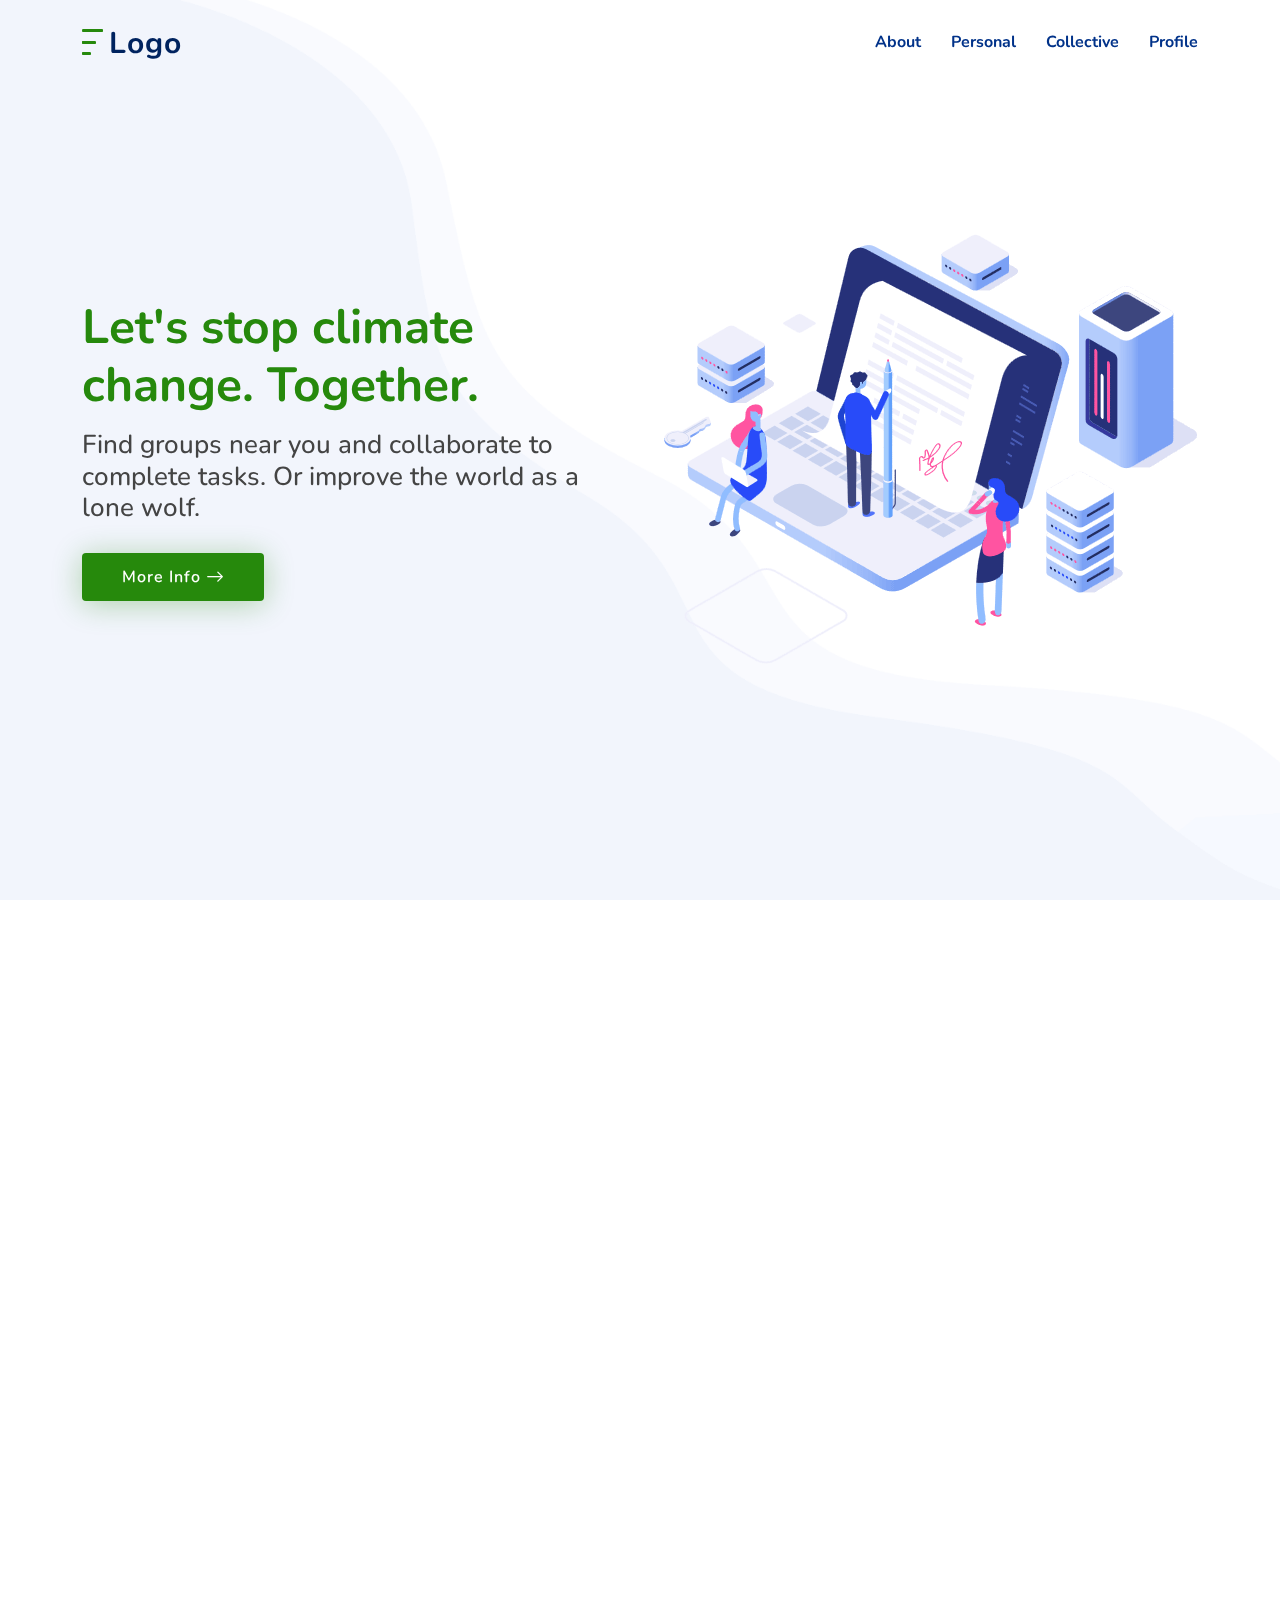
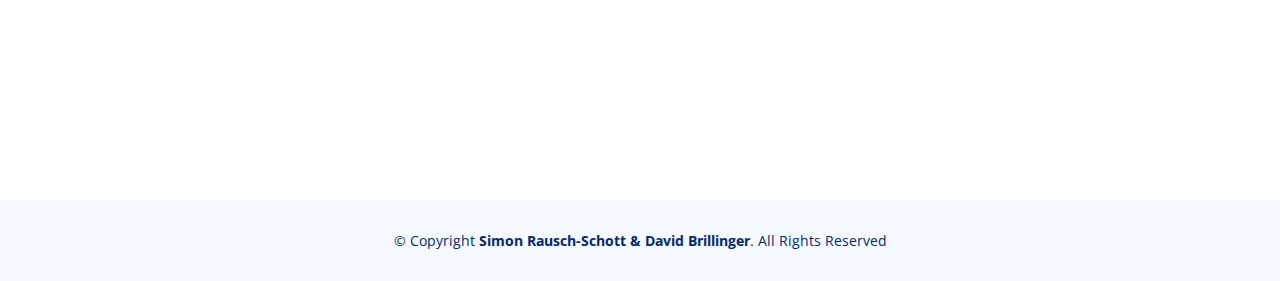
<file: index.html>
<!DOCTYPE html>
<html lang="en">

<head>
  <meta charset="utf-8">
  <meta content="width=device-width, initial-scale=1.0" name="viewport">

  <title>Home - Logo</title>
  <meta content="aaaaAAAAAHHHHH!" name="description">

  <meta content="" name="keywords">

  <!-- Favicons -->
  <link href="assets/img/favicon.png" rel="icon">
  <link href="assets/img/apple-touch-icon.png" rel="apple-touch-icon">

  <!-- Google Fonts -->
  <link href="https://fonts.googleapis.com/css?family=Open+Sans:300,300i,400,400i,600,600i,700,700i|Nunito:300,300i,400,400i,600,600i,700,700i|Poppins:300,300i,400,400i,500,500i,600,600i,700,700i" rel="stylesheet">

  <!-- Vendor CSS Files -->
  <link href="assets/vendor/bootstrap/css/bootstrap.min.css" rel="stylesheet">
  <link href="assets/vendor/bootstrap-icons/bootstrap-icons.css" rel="stylesheet">
  <link href="assets/vendor/aos/aos.css" rel="stylesheet">
  <link href="assets/vendor/remixicon/remixicon.css" rel="stylesheet">
  <link href="assets/vendor/swiper/swiper-bundle.min.css" rel="stylesheet">
  <link href="assets/vendor/glightbox/css/glightbox.min.css" rel="stylesheet">

  <!-- Template Main CSS File -->
  <link href="assets/css/style.css" rel="stylesheet">

</head>

<body>
  <!-- ======= Header ======= -->
  <header id="header" class="header fixed-top">
    <div class="container-fluid container-xl d-flex align-items-center justify-content-between">

      <a href="index.html" class="logo d-flex align-items-center">
        <img src="assets/img/logo_green.png" alt="">
        <span>Logo</span>
      </a>

      <nav id="navbar" class="navbar">
        <ul>
          <li><a class="nav-link scrollto" href="#about">About</a></li>
          <li><a class="nav-link scrollto" href="personal.html">Personal</a></li>
          <li><a class="nav-link scrollto" href="collective.html">Collective</a></li>
          <li><a class="nav-link scrollto" href="profile.html">Profile</a></li>
        </ul>
        <i class="bi bi-list mobile-nav-toggle"></i>
      </nav><!-- .navbar -->

    </div>
  </header><!-- End Header -->

  <!-- ======= Hero Section ======= -->
  <section id="hero" class="hero d-flex align-items-center">

    <div class="container">
      <div class="row">
        <div class="col-lg-6 d-flex flex-column justify-content-center">
          <h1 data-aos="fade-up">Let's stop climate change. Together.</h1>
          <h2 data-aos="fade-up" data-aos-delay="400">Find groups near you and collaborate to complete tasks. Or improve the world as a lone wolf.</h2>
          <div data-aos="fade-up" data-aos-delay="600">
            <div class="text-center text-lg-start">
              <a href="#about" class="btn-get-started scrollto d-inline-flex align-items-center justify-content-center align-self-center">
                <span>More Info</span>
                <i class="bi bi-arrow-right"></i>
              </a>
            </div>
          </div>
        </div>
        <div class="col-lg-6 hero-img" data-aos="zoom-out" data-aos-delay="200">
          <img src="assets/img/hero-img.png" class="img-fluid" alt="">
        </div>
      </div>
    </div>

  </section><!-- End Hero -->

  <main id="main">
    <!-- ======= About Section ======= -->
    <section id="about" class="about">

      <div class="container" data-aos="fade-up">
        <div class="row gx-0">

          <div class="col-lg-6 d-flex flex-column justify-content-center" data-aos="fade-up" data-aos-delay="200">
            <div class="content">
              <h3>What we do</h3>
              <h2>We encourage people to complete tasks, whether it's on their own or in groups</h2>
              <p>
                To do so we offer a platform where you can join groups to take action for a good cause. Those groups are restricted to a specific town or city, which means there can only be one group per city.
                <br>
                If there is no group for your town yet, you could be the one that's responsible for your town from now on. Just contact us, and we will create the group for you.
                <br><br>
                <strong>Groups</strong><br>
                Group admins can create events, such as "Collecting trash". <br>
                If you see an event you are interested in, feel free to join and participate.
              </p>

              <div class="text-center text-lg-start">
                <a href="collective.html" class="btn-read-more d-inline-flex align-items-center justify-content-center align-self-center">
                  <span>Collective</span>
                  <i class="bi bi-arrow-right"></i>
                </a>
              </div>

              <p>
                <br><br>
                <strong>Lone Wolf</strong><br>
                Apart from groups, you can also make a change on your own. By calculating your CO2 footprint we can give you tips for topics you might want to improve in.
              </p>

              <div class="text-center text-lg-start">
                <a href="personal.html" class="btn-read-more d-inline-flex align-items-center justify-content-center align-self-center">
                  <span>Personal</span>
                  <i class="bi bi-arrow-right"></i>
                </a>
              </div>

            </div>
          </div>

          <div class="col-lg-6 d-flex align-items-center" data-aos="zoom-out" data-aos-delay="200">
            <img src="assets/img/about.jpg" class="img-fluid" alt="">
          </div>

        </div>
      </div>

    </section><!-- End About Section -->

  </main><!-- End #main -->

  <!-- ======= Footer ======= -->
  <footer id="footer" class="footer">
    <div class="container">
      <div class="copyright">
        &copy; Copyright <strong><span>Simon Rausch-Schott & David Brillinger</span></strong>. All Rights Reserved
      </div>
    </div>
  </footer><!-- End Footer -->

  <a href="#" class="back-to-top d-flex align-items-center justify-content-center"><i class="bi bi-arrow-up-short"></i></a>

  <!-- Vendor JS Files -->
  <script src="assets/vendor/bootstrap/js/bootstrap.bundle.js"></script>
  <script src="assets/vendor/aos/aos.js"></script>
  <script src="assets/vendor/php-email-form/validate.js"></script>
  <script src="assets/vendor/swiper/swiper-bundle.min.js"></script>
  <script src="assets/vendor/purecounter/purecounter.js"></script>
  <script src="assets/vendor/isotope-layout/isotope.pkgd.min.js"></script>
  <script src="assets/vendor/glightbox/js/glightbox.min.js"></script>

  <!-- Template Main JS File -->
  <script src="assets/js/main.js"></script>

</body>

</html>
</file>
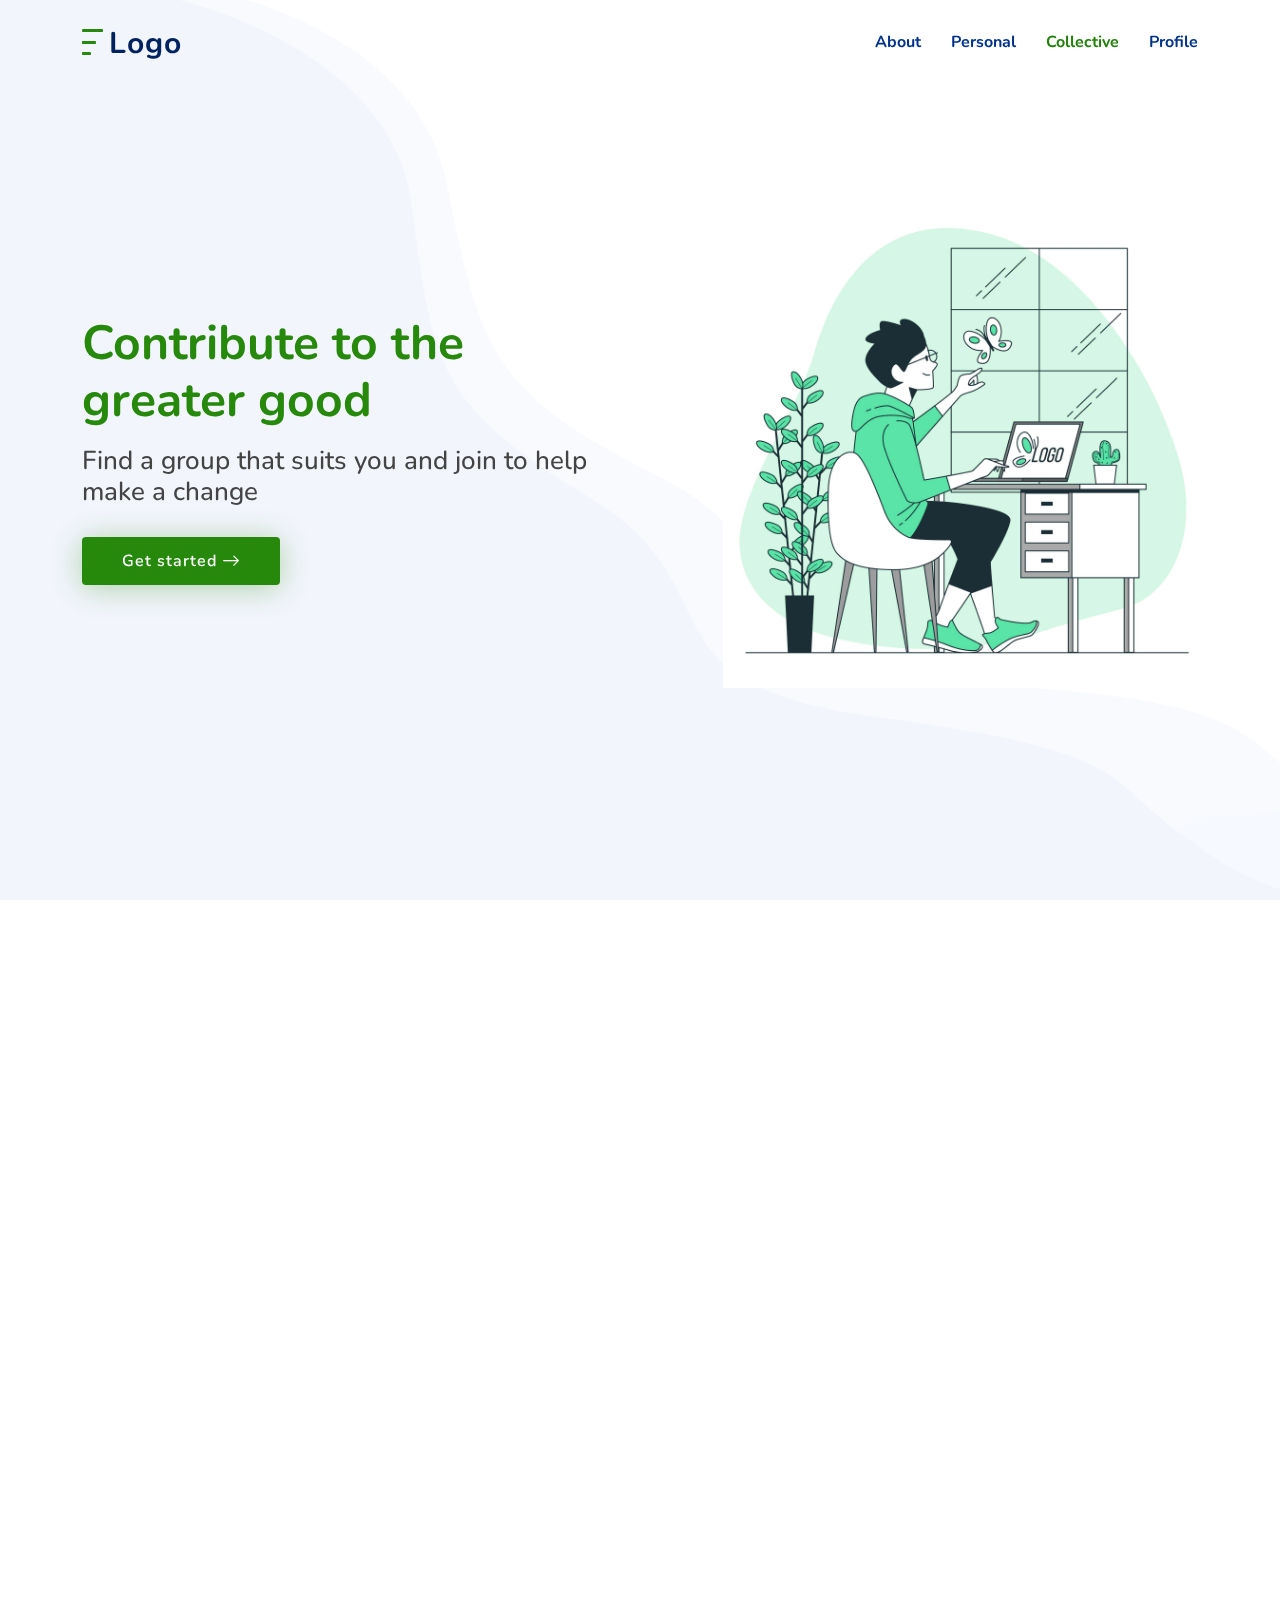
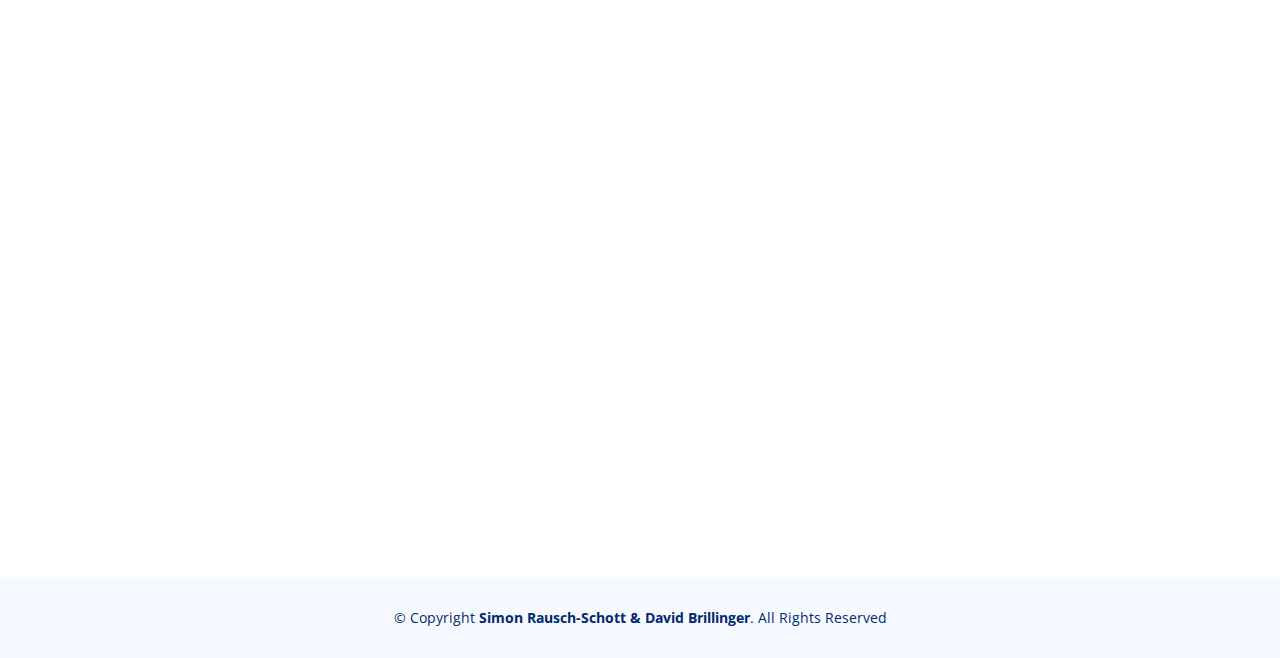
<file: collective.html>
<!DOCTYPE html>
<html lang="en">

<head>
  <meta charset="utf-8">
  <meta content="width=device-width, initial-scale=1.0" name="viewport">

  <title>Logo - Collective</title>
  <meta content="" name="description">

  <meta content="" name="keywords">

  <!-- Favicons -->
  <link href="assets/img/favicon.png" rel="icon">
  <link href="assets/img/apple-touch-icon.png" rel="apple-touch-icon">
  <link rel="stylesheet" href="https://use.fontawesome.com/releases/v5.15.4/css/all.css" integrity="sha384-DyZ88mC6Up2uqS4h/KRgHuoeGwBcD4Ng9SiP4dIRy0EXTlnuz47vAwmeGwVChigm" crossorigin="anonymous">

  <!-- Google Fonts -->
  <link href="https://fonts.googleapis.com/css?family=Open+Sans:300,300i,400,400i,600,600i,700,700i|Nunito:300,300i,400,400i,600,600i,700,700i|Poppins:300,300i,400,400i,500,500i,600,600i,700,700i" rel="stylesheet">

  <!-- Vendor CSS Files -->
  <link href="assets/vendor/bootstrap/css/bootstrap.min.css" rel="stylesheet">
  <link href="assets/vendor/bootstrap-icons/bootstrap-icons.css" rel="stylesheet">
  <link href="assets/vendor/aos/aos.css" rel="stylesheet">
  <link href="assets/vendor/remixicon/remixicon.css" rel="stylesheet">
  <link href="assets/vendor/swiper/swiper-bundle.min.css" rel="stylesheet">
  <link href="assets/vendor/glightbox/css/glightbox.min.css" rel="stylesheet">

  <!-- Template Main CSS File -->
  <link href="assets/css/style.css" rel="stylesheet">

</head>

<body>
  <!-- ======= Header ======= -->
  <header id="header" class="header fixed-top">
    <div class="container-fluid container-xl d-flex align-items-center justify-content-between">

      <a href="index.html" class="logo d-flex align-items-center">
        <img src="assets/img/logo_green.png" alt="">
        <span>Logo</span>
      </a>

      <nav id="navbar" class="navbar">
        <ul>
          <li><a class="nav-link scrollto" href="index.html#about">About</a></li>
          <li><a class="nav-link scrollto" href="personal.html">Personal</a></li>
          <li><a class="nav-link active scrollto" href="#">Collective</a></li>
          <li><a class="nav-link scrollto" href="profile.html">Profile</a></li>
        </ul>
        <i class="bi bi-list mobile-nav-toggle"></i>
      </nav><!-- .navbar -->

    </div>
  </header><!-- End Header -->

  <!-- ======= Hero Section ======= -->
  <section id="hero" class="hero d-flex align-items-center">

    <div class="container">
      <div class="row">
        <div class="col-lg-6 d-flex flex-column justify-content-center">
          <h1 data-aos="fade-up">Contribute to the greater good</h1>
          <h2 data-aos="fade-up" data-aos-delay="400">Find a group that suits you and join to help make a change</h2>
          <div data-aos="fade-up" data-aos-delay="600">
            <div class="text-center text-lg-start">
              <a href="#main" class="btn-get-started scrollto d-inline-flex align-items-center justify-content-center align-self-center">
                <span>Get started</span>
                <i class="bi bi-arrow-right"></i>
              </a>
            </div>
          </div>
        </div>
        <div class="col-lg-6 hero-img" data-aos="zoom-out" data-aos-delay="200">
          <img src="assets/img/collective_header.jpg" class="img-fluid" width="475">
        </div>
      </div>
    </div>

  </section><!-- End Hero -->

  <main id="main">
    <!-- Modal (PopUp)-->
    <div class="modal fade" id="submitGroupModal" tabindex="-1" aria-labelledby="submitGroupModalLabel" aria-hidden="true">
      <div class="modal-dialog">
        <div class="modal-content">
          <div class="modal-header">
            <h5 class="modal-title" id="exampleModalLabel">Submit new group</h5>
            <button type="button" class="btn-close" data-bs-dismiss="modal" aria-label="Close"></button>
          </div>
          <div class="modal-body">
            <!-- Insert Input fields like City, Admin, Groupname, etc. -->
            <div class="form-floating">
              <input id="region" type="text" class="form-control" placeholder="Region" value="Linz-Land">
              <label for="region">Region</label>
            </div>
            <div class="form-floating">
              <input id="name" type="text" class="form-control" placeholder="Name" value="Glorious LLs">
              <label for="name">Name</label>
            </div>

            <p class="text-muted">We are going to look into your submission and decide whether or not we will create your group.</p>
          </div>
          <div class="modal-footer">
            <button type="button" class="btn btn-secondary" data-bs-dismiss="modal">Cancel</button>
            <button type="button" class="btn btn-primary">Submit</button>
          </div>
        </div>
      </div>
    </div>

    <div class="container mt-5 mb-5" data-aos="zoom-in" data-aos-delay="120">
      <form>
        <div class="form-floating">
            <input type="text" class="form-control" placeholder="Your city" id="floatingInput" value="Linz">
            <label for="floatingInput">Your city</label>
        </div>
        <ul class="list-group">
          <li class="list-group-item d-flex justify-content-between align-items-center">
            <div class="fw-bold">4020, Linz</div>
            341 Teilnehmer
            <span class="badge bg-primary rounded-pill">14</span>
          </li>
          <li class="list-group-item d-flex justify-content-between align-items-center">
            <div class="fw-bold">4040, Linz-Urfahr</div>
            263 Teilnehmer
            <span class="badge bg-primary rounded-pill">5</span>
          </li>
          <li class="list-group-item">A third item</li>
          <li class="list-group-item">A fourth item</li>
          <li class="list-group-item">And a fifth one</li>
        </ul>
      </form>
      <br>
      <a href="#main" onclick="showModal('submitGroupModal')" class="link-primary">Can't find your city on the list? Submit a new group!</a>
      
      
    </div>
    <section id="chat" data-aos="fade-down" data-aos-delay="300">
      <div class="container">
        <img src="assets/img/chat.png">
      </div>
      <div class="container messagebox d-flex justify-content-between">
        <div class="d-flex">
          <i class="bi bi-camera-fill"></i>
          <p class="text-muted">Type something here...</p>
        </div>
        <div>
          <i class="fas fa-paper-plane"></i>
        </div>
      </div>
    </section>
    
  </main><!-- End #main -->

  <!-- ======= Footer ======= -->
  <footer id="footer" class="footer">
    <div class="container">
      <div class="copyright">
        &copy; Copyright <strong><span>Simon Rausch-Schott & David Brillinger</span></strong>. All Rights Reserved
      </div>
    </div>
  </footer><!-- End Footer -->

  <a href="#" class="back-to-top d-flex align-items-center justify-content-center"><i class="bi bi-arrow-up-short"></i></a>

  <!-- Vendor JS Files -->
  <script src="assets/vendor/bootstrap/js/bootstrap.bundle.js"></script>
  <script src="assets/vendor/aos/aos.js"></script>
  <script src="assets/vendor/php-email-form/validate.js"></script>
  <script src="assets/vendor/swiper/swiper-bundle.min.js"></script>
  <script src="assets/vendor/purecounter/purecounter.js"></script>
  <script src="assets/vendor/isotope-layout/isotope.pkgd.min.js"></script>
  <script src="assets/vendor/glightbox/js/glightbox.min.js"></script>

  <!-- Template Main JS File -->
  <script src="assets/js/main.js"></script>
  
</body>

</html>
</file>
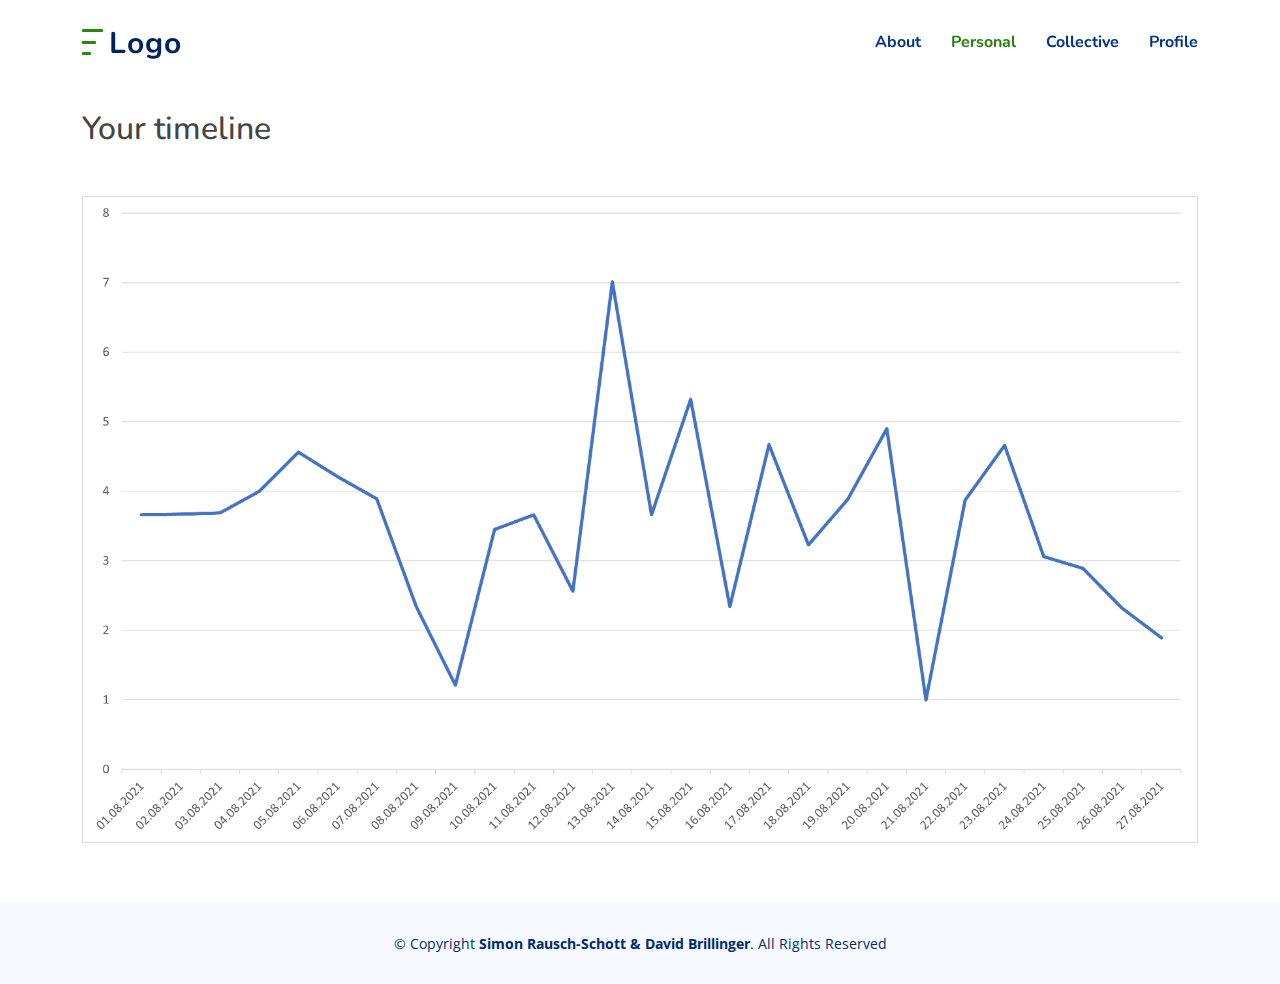
<file: personal-improve.html>
<!DOCTYPE html>
<html lang="en">

<head>
  <meta charset="utf-8">
  <meta content="width=device-width, initial-scale=1.0" name="viewport">

  <title>Logo - Personal</title>
  <meta content="" name="description">

  <meta content="" name="keywords">

  <!-- Favicons -->
  <link href="assets/img/favicon.png" rel="icon">
  <link href="assets/img/apple-touch-icon.png" rel="apple-touch-icon">

  <!-- Google Fonts -->
  <link href="https://fonts.googleapis.com/css?family=Open+Sans:300,300i,400,400i,600,600i,700,700i|Nunito:300,300i,400,400i,600,600i,700,700i|Poppins:300,300i,400,400i,500,500i,600,600i,700,700i" rel="stylesheet">

  <!-- Vendor CSS Files -->
  <link href="assets/vendor/bootstrap/css/bootstrap.min.css" rel="stylesheet">
  <link href="assets/vendor/bootstrap-icons/bootstrap-icons.css" rel="stylesheet">
  <link href="assets/vendor/aos/aos.css" rel="stylesheet">
  <link href="assets/vendor/remixicon/remixicon.css" rel="stylesheet">
  <link href="assets/vendor/swiper/swiper-bundle.min.css" rel="stylesheet">
  <link href="assets/vendor/glightbox/css/glightbox.min.css" rel="stylesheet">

  <!-- Template Main CSS File -->
  <link href="assets/css/style.css" rel="stylesheet">

</head>

<body>
  <!-- ======= Header ======= -->
  <header id="header" class="header fixed-top">
    <div class="container-fluid container-xl d-flex align-items-center justify-content-between">

      <a href="index.html" class="logo d-flex align-items-center">
        <img src="assets/img/logo_green.png" alt="logo">
        <span>Logo</span>
      </a>

      <nav id="navbar" class="navbar">
        <ul>
          <li><a class="nav-link scrollto" href="index.html#about">About</a></li>
          <li><a class="nav-link active scrollto" href="personal.html">Personal</a></li>
          <li><a class="nav-link scrollto" href="collective.html">Collective</a></li>
          <li><a class="nav-link scrollto" href="profile.html">Profile</a></li>
        </ul>
        <i class="bi bi-list mobile-nav-toggle"></i>
      </nav><!-- .navbar -->

    </div>
  </header><!-- End Header -->
  <main id="main">
    <section id="diagram">
        <div class="container">
            <h2 class="mb-5">Your timeline</h2>
            <img src="assets/img/Bild1.png" style="width: 100%;">
        </div>
    </section>
    
  </main><!-- End #main -->

  <!-- ======= Footer ======= -->
  <footer id="footer" class="footer">
    <div class="container">
      <div class="copyright">
        &copy; Copyright <strong><span>Simon Rausch-Schott & David Brillinger</span></strong>. All Rights Reserved
      </div>
    </div>
  </footer><!-- End Footer -->

  <a href="#" class="back-to-top d-flex align-items-center justify-content-center"><i class="bi bi-arrow-up-short"></i></a>

  <!-- Vendor JS Files -->
  <script src="assets/vendor/bootstrap/js/bootstrap.bundle.js"></script>
  <script src="assets/vendor/aos/aos.js"></script>
  <script src="assets/vendor/php-email-form/validate.js"></script>
  <script src="assets/vendor/swiper/swiper-bundle.min.js"></script>
  <script src="assets/vendor/purecounter/purecounter.js"></script>
  <script src="assets/vendor/isotope-layout/isotope.pkgd.min.js"></script>
  <script src="assets/vendor/glightbox/js/glightbox.min.js"></script>

  <!-- Template Main JS File -->
  <script src="assets/js/main.js"></script>

</body>

</html>
</file>
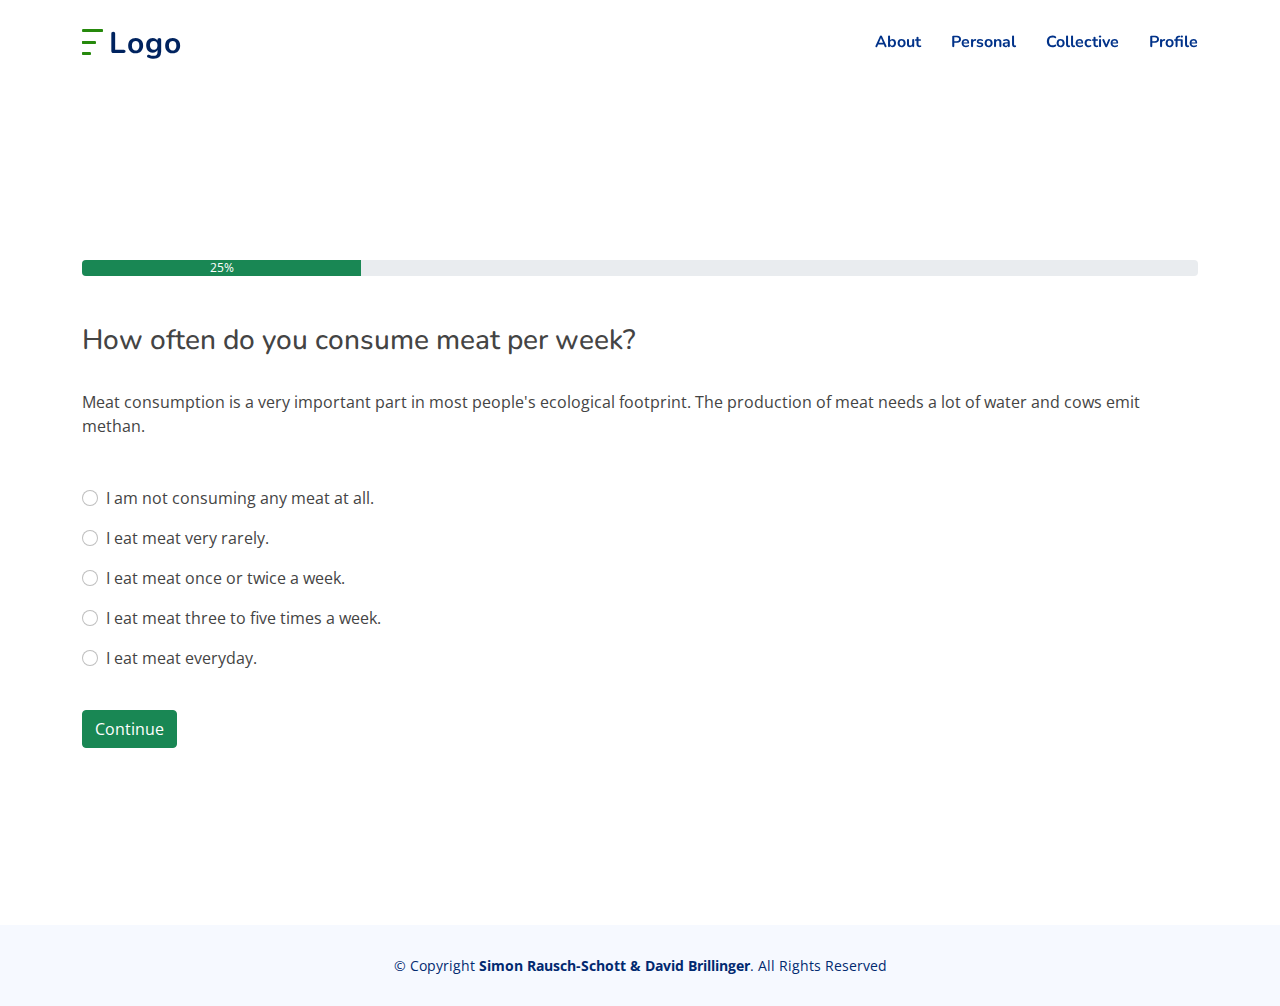
<file: personal-measure.html>
<!DOCTYPE html>
<html lang="en">

<head>
  <meta charset="utf-8">
  <meta content="width=device-width, initial-scale=1.0" name="viewport">

  <title>Personal - &ltNAME&gt</title>
  <meta content="aaaaAAAAAHHHHH!" name="description">

  <meta content="" name="keywords">

  <!-- Favicons -->
  <link href="assets/img/favicon.png" rel="icon">
  <link href="assets/img/apple-touch-icon.png" rel="apple-touch-icon">

  <!-- Google Fonts -->
  <link href="https://fonts.googleapis.com/css?family=Open+Sans:300,300i,400,400i,600,600i,700,700i|Nunito:300,300i,400,400i,600,600i,700,700i|Poppins:300,300i,400,400i,500,500i,600,600i,700,700i" rel="stylesheet">

  <!-- Vendor CSS Files -->
  <link href="assets/vendor/bootstrap/css/bootstrap.min.css" rel="stylesheet">
  <link href="assets/vendor/bootstrap-icons/bootstrap-icons.css" rel="stylesheet">
  <link href="assets/vendor/aos/aos.css" rel="stylesheet">
  <link href="assets/vendor/remixicon/remixicon.css" rel="stylesheet">
  <link href="assets/vendor/swiper/swiper-bundle.min.css" rel="stylesheet">
  <link href="assets/vendor/glightbox/css/glightbox.min.css" rel="stylesheet">

  <!-- Template Main CSS File -->
  <link href="assets/css/style.css" rel="stylesheet">

</head>

<body>
  <!-- ======= Header ======= -->
  <header id="header" class="header fixed-top">
    <div class="container-fluid container-xl d-flex align-items-center justify-content-between">

      <a href="index.html" class="logo d-flex align-items-center">
        <img src="assets/img/logo_green.png" alt="">
        <span>Logo</span>
      </a>

      <nav id="navbar" class="navbar">
        <ul>
          <li><a class="nav-link scrollto" href="#about">About</a></li>
          <li><a class="nav-link scrollto" href="personal.html">Personal</a></li>
          <li><a class="nav-link scrollto" href="collective.html">Collective</a></li>
          <li><a class="nav-link scrollto" href="profile.html">Profile</a></li>
        </ul>
        <i class="bi bi-list mobile-nav-toggle"></i>
      </nav><!-- .navbar -->

    </div>
  </header><!-- End Header -->
  <main id="main">
      <section id="calculator">
        <div class="container">
            <div class="progress">
                <div class="progress-bar bg-success" role="progressbar" style="width: 25%;" aria-valuenow="25" aria-valuemin="0" aria-valuemax="100">25%</div>
            </div>
            <form class="mt-5">
                <h3>How often do you consume meat per week?</h3>
                <br>
                <p>Meat consumption is a very important part in most people's ecological footprint. The production of meat needs a lot of water and cows emit methan.</p>
                <div class="form-group mt-5">
                    <div class="form-check mb-3">
                        <input class="form-check-input" type="radio" name="flexRadioDefault" id="flexRadioDefault1">
                        <label class="form-check-label" for="flexRadioDefault1">I am not consuming any meat at all.</label>
                    </div>
                    <div class="form-check mb-3">
                        <input class="form-check-input" type="radio" name="flexRadioDefault" id="flexRadioDefault1">
                        <label class="form-check-label" for="flexRadioDefault1">I eat meat very rarely.</label>
                    </div>
                    <div class="form-check mb-3">
                        <input class="form-check-input" type="radio" name="flexRadioDefault" id="flexRadioDefault1">
                        <label class="form-check-label" for="flexRadioDefault1">I eat meat once or twice a week.</label>
                    </div>
                    <div class="form-check mb-3">
                        <input class="form-check-input" type="radio" name="flexRadioDefault" id="flexRadioDefault1">
                        <label class="form-check-label" for="flexRadioDefault1">I eat meat three to five times a week.</label>
                    </div>
                    <div class="form-check mb-3">
                        <input class="form-check-input" type="radio" name="flexRadioDefault" id="flexRadioDefault1">
                        <label class="form-check-label" for="flexRadioDefault1">I eat meat everyday.</label>
                    </div>
                </div>
                <button class="btn btn-success mt-4" type="button">Continue</button>
            </form>
        </div>
      </section>
  </main>
  <!-- ======= Footer ======= -->
  <footer id="footer" class="footer">
    <div class="container">
      <div class="copyright">
        &copy; Copyright <strong><span>Simon Rausch-Schott & David Brillinger</span></strong>. All Rights Reserved
      </div>
    </div>
  </footer><!-- End Footer -->

  <a href="#" class="back-to-top d-flex align-items-center justify-content-center"><i class="bi bi-arrow-up-short"></i></a>

  <!-- Vendor JS Files -->
  <script src="assets/vendor/bootstrap/js/bootstrap.bundle.js"></script>
  <script src="assets/vendor/aos/aos.js"></script>
  <script src="assets/vendor/php-email-form/validate.js"></script>
  <script src="assets/vendor/swiper/swiper-bundle.min.js"></script>
  <script src="assets/vendor/purecounter/purecounter.js"></script>
  <script src="assets/vendor/isotope-layout/isotope.pkgd.min.js"></script>
  <script src="assets/vendor/glightbox/js/glightbox.min.js"></script>

  <!-- Template Main JS File -->
  <script src="assets/js/main.js"></script>

</body>

</html>
</file>
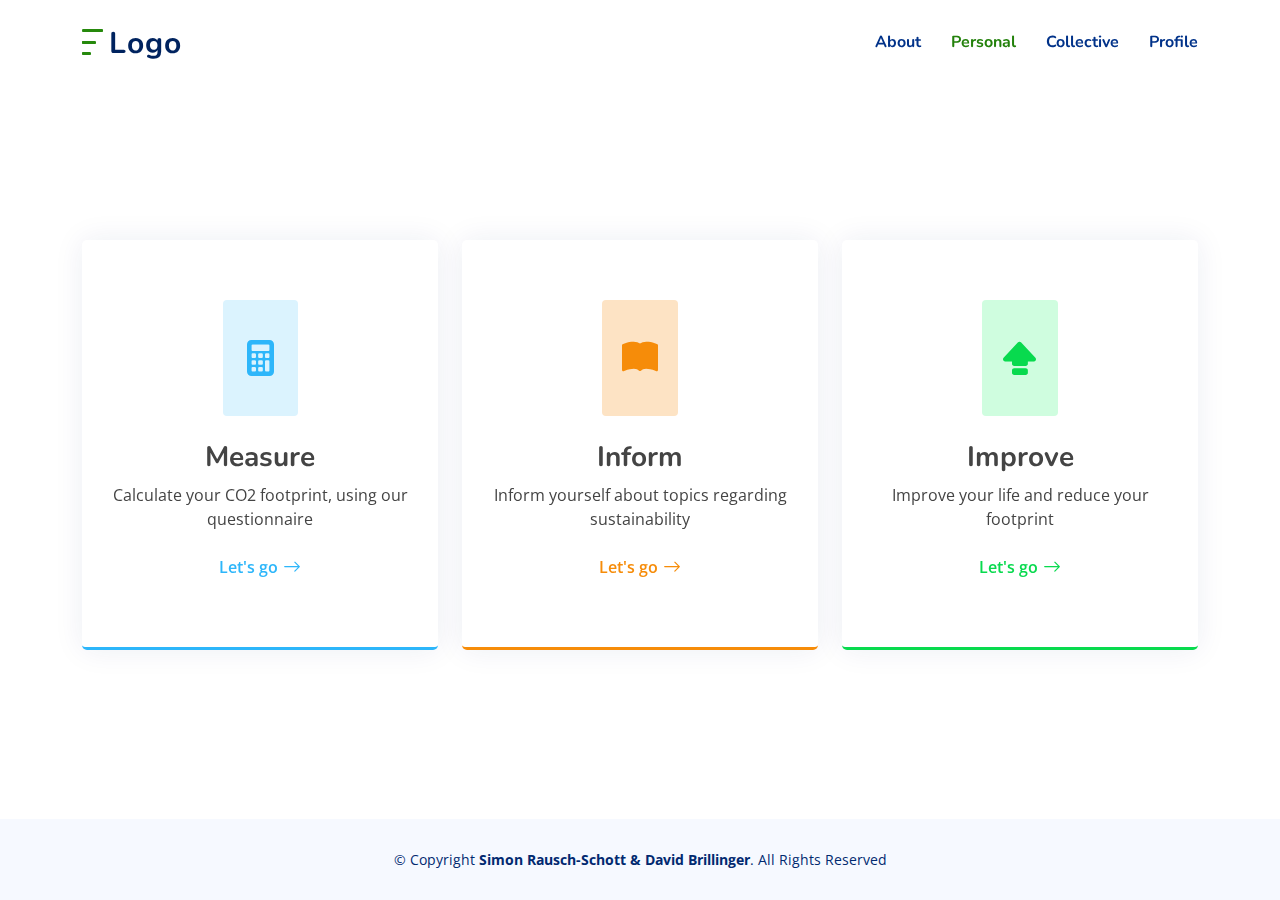
<file: personal.html>
<!DOCTYPE html>
<html lang="en">

<head>
  <meta charset="utf-8">
  <meta content="width=device-width, initial-scale=1.0" name="viewport">

  <title>Logo - Personal</title>
  <meta content="" name="description">

  <meta content="" name="keywords">

  <!-- Favicons -->
  <link href="assets/img/favicon.png" rel="icon">
  <link href="assets/img/apple-touch-icon.png" rel="apple-touch-icon">

  <!-- Google Fonts -->
  <link href="https://fonts.googleapis.com/css?family=Open+Sans:300,300i,400,400i,600,600i,700,700i|Nunito:300,300i,400,400i,600,600i,700,700i|Poppins:300,300i,400,400i,500,500i,600,600i,700,700i" rel="stylesheet">

  <!-- Vendor CSS Files -->
  <link href="assets/vendor/bootstrap/css/bootstrap.min.css" rel="stylesheet">
  <link href="assets/vendor/bootstrap-icons/bootstrap-icons.css" rel="stylesheet">
  <link href="assets/vendor/aos/aos.css" rel="stylesheet">
  <link href="assets/vendor/remixicon/remixicon.css" rel="stylesheet">
  <link href="assets/vendor/swiper/swiper-bundle.min.css" rel="stylesheet">
  <link href="assets/vendor/glightbox/css/glightbox.min.css" rel="stylesheet">

  <!-- Template Main CSS File -->
  <link href="assets/css/style.css" rel="stylesheet">

</head>

<body>
  <!-- ======= Header ======= -->
  <header id="header" class="header fixed-top">
    <div class="container-fluid container-xl d-flex align-items-center justify-content-between">

      <a href="index.html" class="logo d-flex align-items-center">
        <img src="assets/img/logo_green.png" alt="logo">
        <span>Logo</span>
      </a>

      <nav id="navbar" class="navbar">
        <ul>
          <li><a class="nav-link scrollto" href="index.html#about">About</a></li>
          <li><a class="nav-link active scrollto" href="#">Personal</a></li>
          <li><a class="nav-link scrollto" href="collective.html">Collective</a></li>
          <li><a class="nav-link scrollto" href="profile.html">Profile</a></li>
        </ul>
        <i class="bi bi-list mobile-nav-toggle"></i>
      </nav><!-- .navbar -->

    </div>
  </header><!-- End Header -->
  <main id="main">
    
    <!-- ======= Card Section ======= -->
  <section id="personals" class="personal mt-5">
    <div class="container">
      <div class="row gy-4">
        
        <div class="col-lg-4 col-md-6" data-aos="fade-up" data-aos-delay="200">
          <div class="personal-box blue">
            <i class="bi bi-calculator-fill icon"></i>
            <h3>Measure</h3>
            <p>Calculate your CO2 footprint, using our questionnaire</p>
            <a href="personal-measure.html" class="read-more"><span>Let's go</span> <i class="bi bi-arrow-right"></i></a>
          </div>
        </div>

        <div class="col-lg-4 col-md-6" data-aos="fade-up" data-aos-delay="300">
          <div class="personal-box orange">
            <i class="bi bi-book-fill icon"></i>
            <h3>Inform</h3>
            <p>Inform yourself about topics regarding sustainability</p>
            <a href="personal-inform.html" class="read-more"><span>Let's go</span> <i class="bi bi-arrow-right"></i></a>
          </div>
        </div>

        <div class="col-lg-4 col-md-6" data-aos="fade-up" data-aos-delay="400">
          <div class="personal-box green">
            <i class="bi bi-capslock-fill icon"></i>
            <h3>Improve</h3>
            <p>Improve your life and reduce your footprint</p>
            <a href="personal-improve.html" class="read-more"><span>Let's go</span> <i class="bi bi-arrow-right"></i></a>
          </div>
        </div>

      </div>
    </div>
    
  </section>

  </main><!-- End #main -->

  <!-- ======= Footer ======= -->
  <footer id="footer" class="footer footer-bottom">
    <div class="container">
      <div class="copyright">
        &copy; Copyright <strong><span>Simon Rausch-Schott & David Brillinger</span></strong>. All Rights Reserved
      </div>
    </div>
  </footer><!-- End Footer -->

  <a href="#" class="back-to-top d-flex align-items-center justify-content-center"><i class="bi bi-arrow-up-short"></i></a>

  <!-- Vendor JS Files -->
  <script src="assets/vendor/bootstrap/js/bootstrap.bundle.js"></script>
  <script src="assets/vendor/aos/aos.js"></script>
  <script src="assets/vendor/php-email-form/validate.js"></script>
  <script src="assets/vendor/swiper/swiper-bundle.min.js"></script>
  <script src="assets/vendor/purecounter/purecounter.js"></script>
  <script src="assets/vendor/isotope-layout/isotope.pkgd.min.js"></script>
  <script src="assets/vendor/glightbox/js/glightbox.min.js"></script>

  <!-- Template Main JS File -->
  <script src="assets/js/main.js"></script>

</body>

</html>
</file>
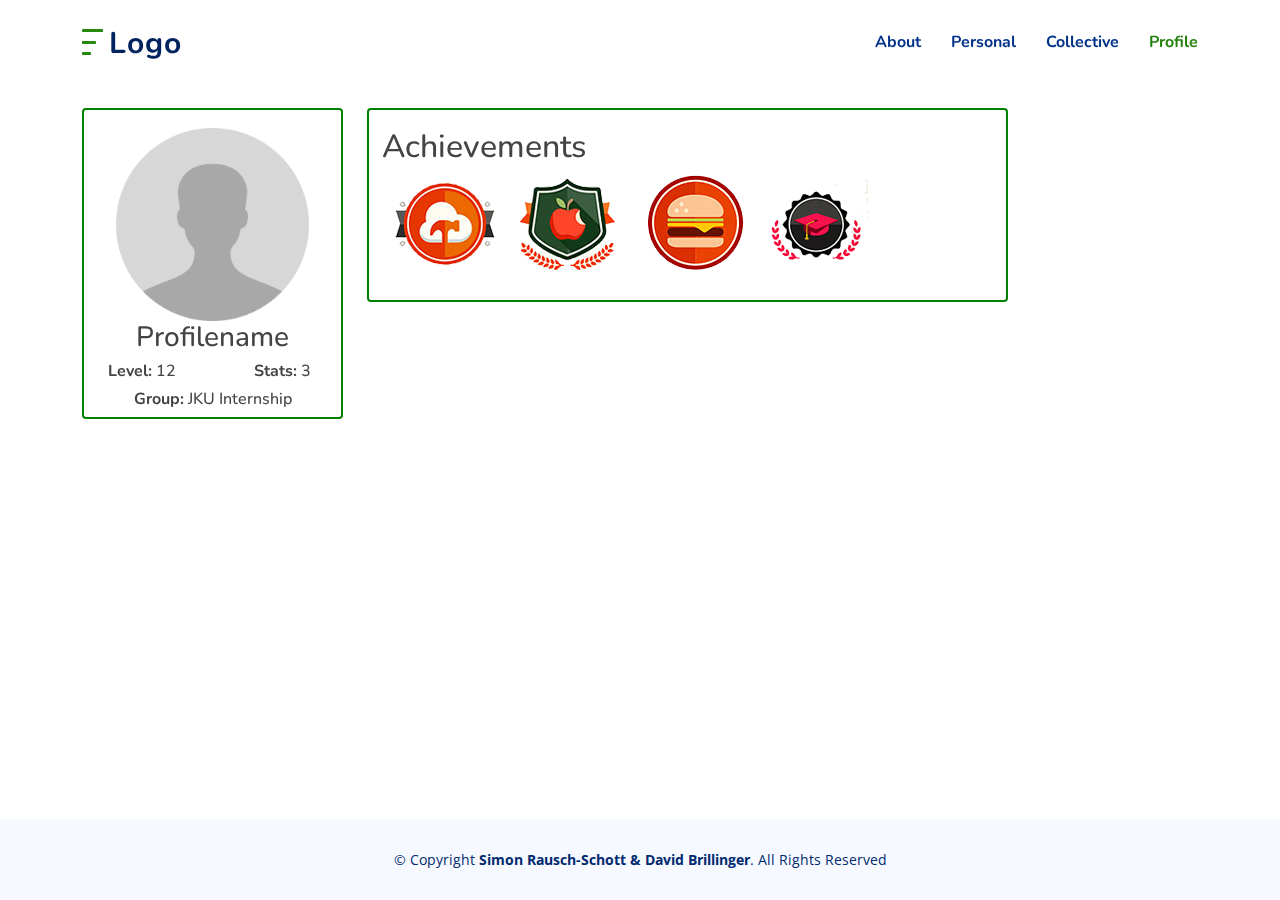
<file: profile.html>
<!DOCTYPE html>
<html lang="en">

<head>
  <meta charset="utf-8">
  <meta content="width=device-width, initial-scale=1.0" name="viewport">

  <title>Logo - Profile</title>
  <meta content="" name="description">

  <meta content="" name="keywords">

  <!-- Favicons -->
  <link href="assets/img/favicon.png" rel="icon">
  <link href="assets/img/apple-touch-icon.png" rel="apple-touch-icon">

  <!-- Google Fonts -->
  <link href="https://fonts.googleapis.com/css?family=Open+Sans:300,300i,400,400i,600,600i,700,700i|Nunito:300,300i,400,400i,600,600i,700,700i|Poppins:300,300i,400,400i,500,500i,600,600i,700,700i" rel="stylesheet">

  <!-- Vendor CSS Files -->
  <link href="assets/vendor/bootstrap/css/bootstrap.min.css" rel="stylesheet">
  <link href="assets/vendor/bootstrap-icons/bootstrap-icons.css" rel="stylesheet">
  <link href="assets/vendor/aos/aos.css" rel="stylesheet">
  <link href="assets/vendor/remixicon/remixicon.css" rel="stylesheet">
  <link href="assets/vendor/swiper/swiper-bundle.min.css" rel="stylesheet">
  <link href="assets/vendor/glightbox/css/glightbox.min.css" rel="stylesheet">

  <!-- Template Main CSS File -->
  <link href="assets/css/style.css" rel="stylesheet">

</head>

<body>
  <!-- ======= Header ======= -->
  <header id="header" class="header fixed-top">
    <div class="container-fluid container-xl d-flex align-items-center justify-content-between">

      <a href="index.html" class="logo d-flex align-items-center">
        <img src="assets/img/logo_green.png" alt="">
        <span>Logo</span>
      </a>

      <nav id="navbar" class="navbar">
        <ul>
          <li><a class="nav-link scrollto" href="index.html#about">About</a></li>
          <li><a class="nav-link scrollto" href="personal.html">Personal</a></li>
          <li><a class="nav-link scrollto" href="collective.html">Collective</a></li>
          <li><a class="nav-link scrollto active" href="#">Profile</a></li>
        </ul>
        <i class="bi bi-list mobile-nav-toggle"></i>
      </nav><!-- .navbar -->

    </div>
  </header><!-- End Header -->

  <main id="main">
    <section class="mt-5">
      <div class="container">
        <div class="row">
          <div class="col-3">
            <div id="profile-card" data-aos="fade-up" data-aos-delay="100">
              <img src="assets/img/profile.png" width="75%">
              <h3>Profilename</h3>

              <div class="row">
                <div class="col">
                  <h6><strong>Level:</strong> 12</h6>
                </div>

                <div class="col">
                  <h6><strong>Stats:</strong> 3</h6>
                </div>
              </div>

              <h6><strong>Group:</strong> JKU Internship</h6>
            </div>
          </div>
          <div class="col-7">
            <div id="achievements-card" data-aos="fade-up" data-aos-delay="200">
              <h2>Achievements</h2>
              <ul id="badge-list" class="horizontal">
                <li>
                  <img src="assets/img/achievements/badge1.png">
                </li>

                <li>
                  <img src="assets/img/achievements/badge2.png">
                </li>

                <li>
                  <img src="assets/img/achievements/badge3.png">
                </li>

                <li>
                  <img src="assets/img/achievements/badge4.png">
                </li>
              </ul>
            </div>
          </div>
        </div>
      </div>
    </section>


  </main><!-- End #main -->

  <!-- ======= Footer ======= -->
  <footer id="footer" class="footer footer-bottom">
    <div class="container">
      <div class="copyright">
        &copy; Copyright <strong><span>Simon Rausch-Schott & David Brillinger</span></strong>. All Rights Reserved
      </div>
    </div>
  </footer><!-- End Footer -->

  <a href="#" class="back-to-top d-flex align-items-center justify-content-center"><i class="bi bi-arrow-up-short"></i></a>

  <!-- Vendor JS Files -->
  <script src="assets/vendor/bootstrap/js/bootstrap.bundle.js"></script>
  <script src="assets/vendor/aos/aos.js"></script>
  <script src="assets/vendor/php-email-form/validate.js"></script>
  <script src="assets/vendor/swiper/swiper-bundle.min.js"></script>
  <script src="assets/vendor/purecounter/purecounter.js"></script>
  <script src="assets/vendor/isotope-layout/isotope.pkgd.min.js"></script>
  <script src="assets/vendor/glightbox/js/glightbox.min.js"></script>

  <!-- Template Main JS File -->
  <script src="assets/js/main.js"></script>

</body>

</html>
</file>
<file: assets/css/style.css>
/**
* Template Name: FlexStart - v1.4.0
* Template URL: https://bootstrapmade.com/flexstart-bootstrap-startup-template/
* Author: BootstrapMade.com
* License: https://bootstrapmade.com/license/
*/

/*--------------------------------------------------------------
# General
--------------------------------------------------------------*/
:root {
  scroll-behavior: smooth;
}

body {
  font-family: "Open Sans", sans-serif;
  color: #444444;
}

a {
  color: #4154f1;
  text-decoration: none;
}

a:hover {
  color: #717ff5;
  text-decoration: none;
}

h1, h2, h3, h4, h5, h6 {
  font-family: "Nunito", sans-serif;
}

/*--------------------------------------------------------------
# Sections
--------------------------------------------------------------*/
section {
  padding: 60px 0;
  overflow: hidden;
}

.section-header {
  text-align: center;
  padding-bottom: 40px;
}

.section-header h2 {
  font-size: 13px;
  letter-spacing: 1px;
  font-weight: 700;
  margin: 0;
  color: #4154f1;
  text-transform: uppercase;
}

.section-header p {
  margin: 10px 0 0 0;
  padding: 0;
  font-size: 38px;
  line-height: 42px;
  font-weight: 700;
  color: #012970;
}

@media (max-width: 768px) {
  .section-header p {
    font-size: 28px;
    line-height: 32px;
  }
}

/*--------------------------------------------------------------
# Breadcrumbs
--------------------------------------------------------------*/
.breadcrumbs {
  padding: 15px 0;
  background: #012970;
  min-height: 40px;
  margin-top: 82px;
  color: #fff;
}

@media (max-width: 992px) {
  .breadcrumbs {
    margin-top: 57px;
  }
}

.breadcrumbs h2 {
  font-size: 28px;
  font-weight: 500;
}

.breadcrumbs ol {
  display: flex;
  flex-wrap: wrap;
  list-style: none;
  padding: 0 0 10px 0;
  margin: 0;
  font-size: 14px;
}

.breadcrumbs ol a {
  color: #fff;
  transition: 0.3s;
}

.breadcrumbs ol a:hover {
  text-decoration: underline;
}

.breadcrumbs ol li + li {
  padding-left: 10px;
}

.breadcrumbs ol li + li::before {
  display: inline-block;
  padding-right: 10px;
  color: #8894f6;
  content: "/";
}

/*--------------------------------------------------------------
# Back to top button
--------------------------------------------------------------*/
.back-to-top {
  position: fixed;
  visibility: hidden;
  opacity: 0;
  right: 15px;
  bottom: 15px;
  z-index: 99999;
  background: #26890C;
  width: 40px;
  height: 40px;
  border-radius: 4px;
  transition: all 0.4s;
}

.back-to-top i {
  font-size: 24px;
  color: #fff;
  line-height: 0;
}

.back-to-top:hover {
  background: rgb(41, 151, 13);
  color: #fff;
}

.back-to-top.active {
  visibility: visible;
  opacity: 1;
}

/*--------------------------------------------------------------
# Disable aos animation delay on mobile devices
--------------------------------------------------------------*/
@media screen and (max-width: 768px) {
  [data-aos-delay] {
    transition-delay: 0 !important;
  }
}

/*--------------------------------------------------------------
# Header
--------------------------------------------------------------*/
.header {
  transition: all 0.5s;
  z-index: 997;
  padding: 20px 0;
}

.header.header-scrolled {
  background: #fff;
  padding: 15px 0;
  box-shadow: 0px 2px 20px rgba(1, 41, 112, 0.1);
}

.header .logo {
  line-height: 0;
}

.header .logo img {
  max-height: 40px;
  margin-right: 6px;
}

.header .logo span {
  font-size: 30px;
  font-weight: 700;
  letter-spacing: 1px;
  color: rgb(0, 35, 95);
  font-family: "Nunito", sans-serif;
  margin-top: 3px;
}

/*--------------------------------------------------------------
# Navigation Menu
--------------------------------------------------------------*/
/**
* Desktop Navigation 
*/
.navbar {
  padding: 0;
}

.navbar ul {
  margin: 0;
  padding: 0;
  display: flex;
  list-style: none;
  align-items: center;
}

.navbar li {
  position: relative;
}

.navbar a, .navbar a:focus {
  display: flex;
  align-items: center;
  justify-content: space-between;
  padding: 10px 0 10px 30px;
  font-family: "Nunito", sans-serif;
  font-size: 16px;
  font-weight: 700;
  color: #013289;
  white-space: nowrap;
  transition: 0.3s;
}

.navbar a i, .navbar a:focus i {
  font-size: 12px;
  line-height: 0;
  margin-left: 5px;
}

.navbar a:hover, .navbar .active, .navbar .active:focus, .navbar li:hover > a {
  color: #23810b;
}

.navbar .getstarted {
  background: #4154f1;
  padding: 8px 20px;
  margin-left: 30px;
  border-radius: 4px;
  color: #fff;
}

.navbar .getstarted:hover {
  color: #fff;
  background: #5969f3;
}

.navbar .dropdown ul {
  display: block;
  position: absolute;
  left: 14px;
  top: calc(100% + 30px);
  margin: 0;
  padding: 10px 0;
  z-index: 99;
  opacity: 0;
  visibility: hidden;
  background: #fff;
  box-shadow: 0px 0px 30px rgba(127, 137, 161, 0.25);
  transition: 0.3s;
  border-radius: 4px;
}

.navbar .dropdown ul li {
  min-width: 200px;
}

.navbar .dropdown ul a {
  padding: 10px 20px;
  font-size: 15px;
  text-transform: none;
  font-weight: 600;
}

.navbar .dropdown ul a i {
  font-size: 12px;
}

.navbar .dropdown ul a:hover, .navbar .dropdown ul .active:hover, .navbar .dropdown ul li:hover > a {
  color: #4154f1;
}

.navbar .dropdown:hover > ul {
  opacity: 1;
  top: 100%;
  visibility: visible;
}

.navbar .dropdown .dropdown ul {
  top: 0;
  left: calc(100% - 30px);
  visibility: hidden;
}

.navbar .dropdown .dropdown:hover > ul {
  opacity: 1;
  top: 0;
  left: 100%;
  visibility: visible;
}

@media (max-width: 1366px) {
  .navbar .dropdown .dropdown ul {
    left: -90%;
  }
  .navbar .dropdown .dropdown:hover > ul {
    left: -100%;
  }
}

/**
* Mobile Navigation 
*/
.mobile-nav-toggle {
  color: #012970;
  font-size: 28px;
  cursor: pointer;
  display: none;
  line-height: 0;
  transition: 0.5s;
}

.mobile-nav-toggle.bi-x {
  color: #fff;
}

@media (max-width: 991px) {
  .mobile-nav-toggle {
    display: block;
  }
  .navbar ul {
    display: none;
  }
}

.navbar-mobile {
  position: fixed;
  overflow: hidden;
  top: 0;
  right: 0;
  left: 0;
  bottom: 0;
  background: rgba(1, 22, 61, 0.9);
  transition: 0.3s;
}

.navbar-mobile .mobile-nav-toggle {
  position: absolute;
  top: 15px;
  right: 15px;
}

.navbar-mobile ul {
  display: block;
  position: absolute;
  top: 55px;
  right: 15px;
  bottom: 15px;
  left: 15px;
  padding: 10px 0;
  border-radius: 10px;
  background-color: #fff;
  overflow-y: auto;
  transition: 0.3s;
}

.navbar-mobile a {
  padding: 10px 20px;
  font-size: 15px;
  color: #012970;
}

.navbar-mobile a:hover, .navbar-mobile .active, .navbar-mobile li:hover > a {
  color: #4154f1;
}

.navbar-mobile .getstarted {
  margin: 15px;
}

.navbar-mobile .dropdown ul {
  position: static;
  display: none;
  margin: 10px 20px;
  padding: 10px 0;
  z-index: 99;
  opacity: 1;
  visibility: visible;
  background: #fff;
  box-shadow: 0px 0px 30px rgba(127, 137, 161, 0.25);
}

.navbar-mobile .dropdown ul li {
  min-width: 200px;
}

.navbar-mobile .dropdown ul a {
  padding: 10px 20px;
}

.navbar-mobile .dropdown ul a i {
  font-size: 12px;
}

.navbar-mobile .dropdown ul a:hover, .navbar-mobile .dropdown ul .active:hover, .navbar-mobile .dropdown ul li:hover > a {
  color: #4154f1;
}

.navbar-mobile .dropdown > .dropdown-active {
  display: block;
}

/*--------------------------------------------------------------
# Hero Section
--------------------------------------------------------------*/
.hero {
  width: 100%;
  height: 100vh;
  background: url(../img/hero-bg.png) top center no-repeat;
  background-size: cover;
}

.hero h1 {
  margin: 0;
  font-size: 48px;
  font-weight: 700;
  color: #26890C;
}

.hero h2 {
  color: #444444;
  margin: 15px 0 0 0;
  font-size: 26px;
}

.hero .btn-get-started {
  margin-top: 30px;
  line-height: 0;
  padding: 15px 40px;
  border-radius: 4px;
  transition: 0.5s;
  color: #fff;
  background: #26890C;
  box-shadow: 0px 3px 30px #25890c54;
}

.hero .btn-get-started span {
  font-family: "Nunito", sans-serif;
  font-weight: 600;
  font-size: 16px;
  letter-spacing: 1px;
}

.hero .btn-get-started i {
  margin-left: 5px;
  font-size: 18px;
  transition: 0.3s;
}

.hero .btn-get-started:hover i {
  transform: translateX(5px);
}

.hero .hero-img {
  text-align: right;
}

@media (min-width: 1024px) {
  .hero {
    background-attachment: fixed;
  }
}

@media (max-width: 991px) {
  .hero {
    height: auto;
    padding: 120px 0 60px 0;
  }
  .hero .hero-img {
    text-align: center;
    margin-top: 80px;
  }
  .hero .hero-img img {
    width: 80%;
  }
}

@media (max-width: 768px) {
  .hero {
    text-align: center;
  }
  .hero h1 {
    font-size: 32px;
  }
  .hero h2 {
    font-size: 24px;
  }
  .hero .hero-img img {
    width: 100%;
  }
}

/*--------------------------------------------------------------
# Index Page
--------------------------------------------------------------*/
/*--------------------------------------------------------------
# About
--------------------------------------------------------------*/
.about .content {
  background-color: #f6f9ff;
  padding: 40px;
}

.about h3 {
  font-size: 14px;
  font-weight: 700;
  color: #26890C;
  text-transform: uppercase;
}

.about h2 {
  font-size: 24px;
  font-weight: 700;
  color: #012970;
}

.about p {
  margin: 15px 0 30px 0;
  line-height: 24px;
}

.about .btn-read-more {
  line-height: 0;
  padding: 15px 40px;
  border-radius: 4px;
  transition: 0.5s;
  color: #fff;
  background: #26890C;
  box-shadow: 0px 3px 30px #25890c54;
}

.about .btn-read-more span {
  font-family: "Nunito", sans-serif;
  font-weight: 600;
  font-size: 16px;
  letter-spacing: 1px;
}

.about .btn-read-more i {
  margin-left: 5px;
  font-size: 18px;
  transition: 0.3s;
}

.about .btn-read-more:hover i {
  transform: translateX(5px);
}



/*--------------------------------------------------------------
# Footer
--------------------------------------------------------------*/
.footer {
  background: #f6f9ff;
  padding: 0 0 30px 0;
  font-size: 14px;
}

.footer .copyright {
  text-align: center;
  padding-top: 30px;
  color: #012970;
}

.footer .credits {
  padding-top: 10px;
  text-align: center;
  font-size: 13px;
  color: #012970;
}

.footer-bottom {
  width: 100%;
  position: absolute;
  bottom: 0;
  left: 0;
}


/*--------------------------------------------------------------
# Personal
--------------------------------------------------------------*/

#personals {
  padding-top: 15%;
}


.personal .personal-box {
  box-shadow: 0px 0 30px rgba(1, 41, 112, 0.08);
  height: 100%;
  padding: 60px 30px;
  text-align: center;
  transition: 0.3s;
  border-radius: 5px;
}

.personal .personal-box .icon {
  font-size: 36px;
  padding: 40px 20px;
  border-radius: 4px;
  position: relative;
  margin-bottom: 25px;
  display: inline-block;
  line-height: 0;
  transition: 0.3s;
}

.personal .personal-box h3 {
  color: #444444;
  font-weight: 700;
}

.personal .personal-box .read-more {
  display: inline-flex;
  align-items: center;
  justify-content: center;
  font-weight: 600;
  font-size: 16px;
  padding: 8px 20px;
}

.personal .personal-box .read-more i {
  line-height: 0;
  margin-left: 5px;
  font-size: 18px;
}

.personal .personal-box.blue {
  border-bottom: 3px solid #2db6fa;
}

.personal .personal-box.blue .icon {
  color: #2db6fa;
  background: #dbf3fe;
}

.personal .personal-box.blue .read-more {
  color: #2db6fa;
}

.personal .personal-box.blue:hover {
  background: #2db6fa;
}

.personal .personal-box.orange {
  border-bottom: 3px solid #f68c09;
}

.personal .personal-box.orange .icon {
  color: #f68c09;
  background: #fde3c4;
}

.personal .personal-box.orange .read-more {
  color: #f68c09;
}

.personal .personal-box.orange:hover {
  background: #f68c09;
}

.personal .personal-box.green {
  border-bottom: 3px solid #08da4e;
}

.personal .personal-box.green .icon {
  color: #08da4e;
  background: #cffddf;
}

.personal .personal-box.green .read-more {
  color: #08da4e;
}

.personal .personal-box.green:hover {
  background: #08da4e;
}

.personal .personal-box.red {
  border-bottom: 3px solid #e9222c;
}

.personal .personal-box.red .icon {
  color: #e9222c;
  background: #fef7f8;
}

.personal .personal-box.red .read-more {
  color: #e9222c;
}

.personal .personal-box.red:hover {
  background: #e9222c;
}

.personal .personal-box.purple {
  border-bottom: 3px solid #b50edf;
}

.personal .personal-box.purple .icon {
  color: #b50edf;
  background: #f8e4fd;
}

.personal .personal-box.purple .read-more {
  color: #b50edf;
}

.personal .personal-box.purple:hover {
  background: #b50edf;
}

.personal .personal-box.pink {
  border-bottom: 3px solid #f51f9c;
}

.personal .personal-box.pink .icon {
  color: #f51f9c;
  background: #feecf7;
}

.personal .personal-box.pink .read-more {
  color: #f51f9c;
}

.personal .personal-box.pink:hover {
  background: #f51f9c;
}

.personal .personal-box:hover h3, .personal .personal-box:hover p, .personal .personal-box:hover .read-more {
  color: #fff;
}

.personal .personal-box:hover .icon {
  background: #fff;
}
.form-floating input {
  border-bottom-left-radius: 0;
  border-bottom-right-radius: 0;
}
.list-group-item:first-child {
  border-top-left-radius: 0;
  border-top-right-radius: 0;
  border-top: none;
}
/*--------------------------------------------------------------
# Personal - measure.html
--------------------------------------------------------------*/
#calculator {
  height: 925px;
}
#calculator .container{
  margin-top: 200px;
}
/*--------------------------------------------------------------
# Personal - inform.html
--------------------------------------------------------------*/
#inform {
  height: 1200px;
}
/*--------------------------------------------------------------
# Personal - improve.html
--------------------------------------------------------------*/
#diagram {
  margin-top: 50px;
}
/*--------------------------------------------------------------
# Collective
--------------------------------------------------------------*/
#chat .container{
  border: 1px solid grey;
  border-radius: 3px;
  height: 700px;
  border-bottom-left-radius: 0;
  border-bottom-right-radius: 0;
}
#chat .messagebox {
  height: 50px;
  border: 1px solid grey;
  border-radius: 3px;
  border-top: none;
  border-top-left-radius: 0;
  border-top-right-radius: 0;
}
.messagebox i {
  font-size: 30px;
  line-height: 50px;
}
.messagebox div p {
  line-height: 50px;
  margin-left: 20px;
}
/*--------------------------------------------------------------
# Profile
--------------------------------------------------------------*/

#profile-card {
  width: 100%;
  text-align: center;

  border: 2px solid green;
  border-radius: 4px;

  padding-top: 2vh;
}

#achievements-card {
  width: 100%;
  text-align: left;
  
  border: 2px solid green;
  border-radius: 4px;
  
  padding: 2vh 1vw 2vh 1vw;
}

#badge-list {
  padding: 0px;
  ;
}

#badge-list li{
  list-style-type: none;
}

ul.horizontal,
ul.horizontal li {
    margin: 0;
    padding: 0;
}
ul.horizontal {
    list-style-type: none;
    overflow: auto;
    margin: 0 auto;
}
ul.horizontal li {
    float: left;
    width: 99px;
    height: 99px;
    margin: 0 1vw 1vh 1vw;
    text-align: center;
    color: white;
}
</file>
